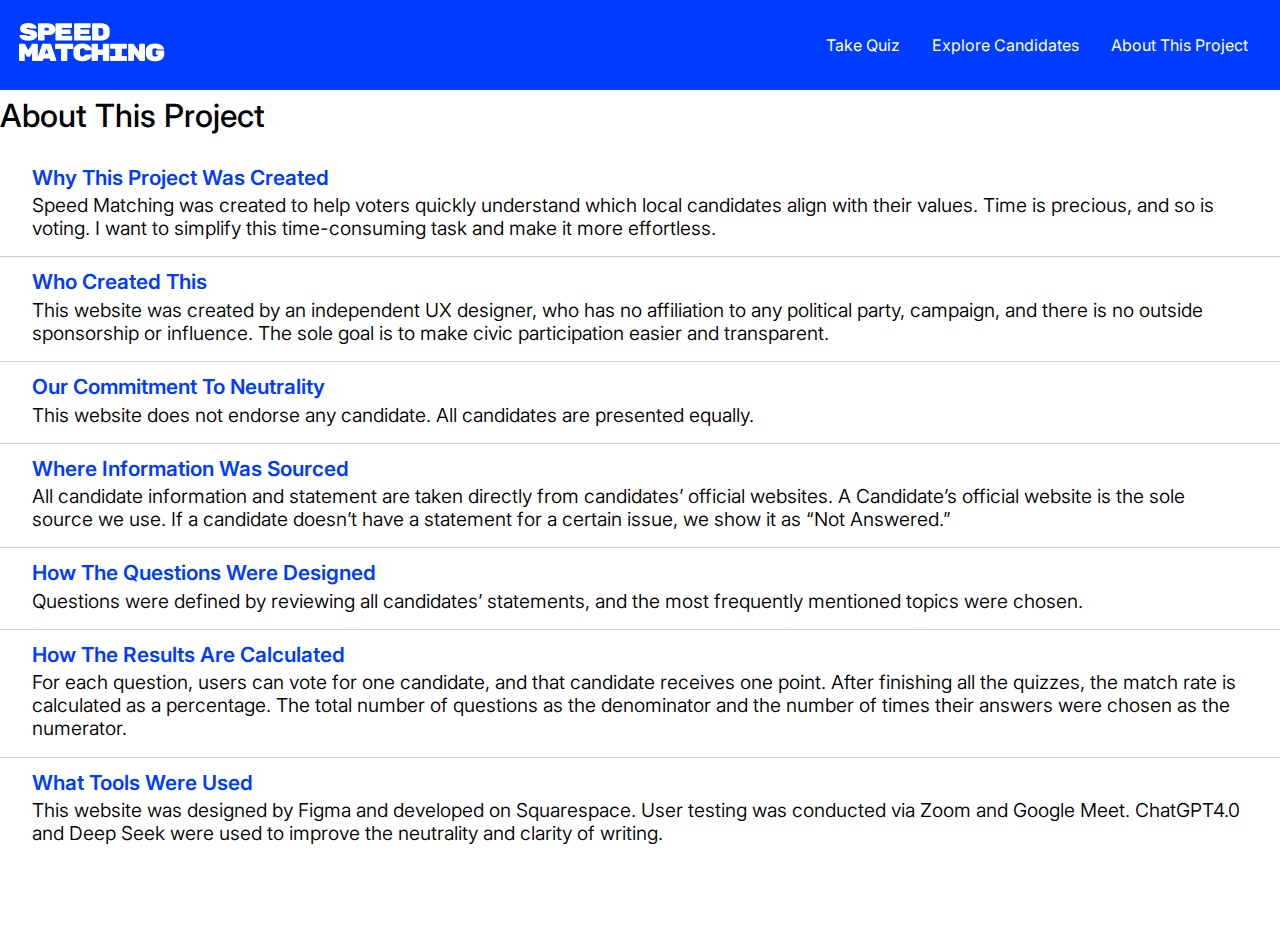
<file: about.html>
<!DOCTYPE html>
<html lang="en">
<head>
  <meta charset="UTF-8">
  <meta name="viewport" content="width=device-width, initial-scale=1">
  <title>About This Project</title>
  <link rel="preconnect" href="https://fonts.googleapis.com">
  <link rel="preconnect" href="https://fonts.gstatic.com" crossorigin>
  <link href="https://fonts.googleapis.com/css2?family=Inter:ital,opsz,wght@0,14..32,100..900;1,14..32,100..900&display=swap" rel="stylesheet">
  <link rel="stylesheet" href="style.css">
</head>

<body class="about-body">

    <nav>
        <div class="logo"><a href="index.html"><img src="logo.svg" height="40" alt="speedmatch logo"></a></div> 
        <button class="hamburger" id="hamburger">&#9776;</button>
        <ul class="nav-overlay" id="nav-overlay">
            <li><a class="menu-items" href="quiz.html">Take Quiz</a></li>
            <li><a class="menu-items" href="explore.html">Explore Candidates</a></li>
            <li><a class="menu-items" href="about.html">About This Project</a></li>
        </ul>
    </nav>

<div class="container-about-page">

  <h1 class="about-title">About This Project</h1>

  <section class="about-section">
    <h2>Why This Project Was Created</h2>
    <p>Speed Matching was created to help voters quickly understand which local candidates align with their values. Time is precious, and so is voting. I want to simplify this time-consuming task and make it more effortless.</p>
  </section>

  <section class="about-section">
    <h2>Who Created This</h2>
    <p>This website was created by an independent UX designer, who has no affiliation to any political party, campaign, and there is no outside sponsorship or influence. The sole goal is to make civic participation easier and transparent.</p>
  </section>

  <section class="about-section">
    <h2>Our Commitment To Neutrality</h2>
    <p>This website does not endorse any candidate. All candidates are presented equally.</p>
  </section>

  <section class="about-section">
    <h2>Where Information Was Sourced</h2>
    <p>All candidate information and statement are taken directly from candidates’ official websites. A Candidate’s official website is the sole source we use. If a candidate doesn’t have a statement for a certain issue, we show it as “Not Answered.”</p>
  </section>

  <section class="about-section">
    <h2>How The Questions Were Designed</h2>
    <p>Questions were defined by reviewing all candidates’ statements, and the most frequently mentioned topics were chosen.</p>
  </section>

  <section class="about-section">
    <h2>How The Results Are Calculated</h2>
    <p>For each question, users can vote for one candidate, and that candidate receives one point. After finishing all the quizzes, the match rate is calculated as a percentage. The total number of questions as the denominator and the number of times their answers were chosen as the numerator.</p>
  </section>

  <section class="about-section">
    <h2>What Tools Were Used</h2>
    <p>This website was designed by Figma and developed on Squarespace. User testing was conducted via Zoom and Google Meet. ChatGPT4.0 and Deep Seek were used to improve the neutrality and clarity of writing.</p>
  </section>

</div>

<script src="menu.js"></script>
</body>
</html>
</file>
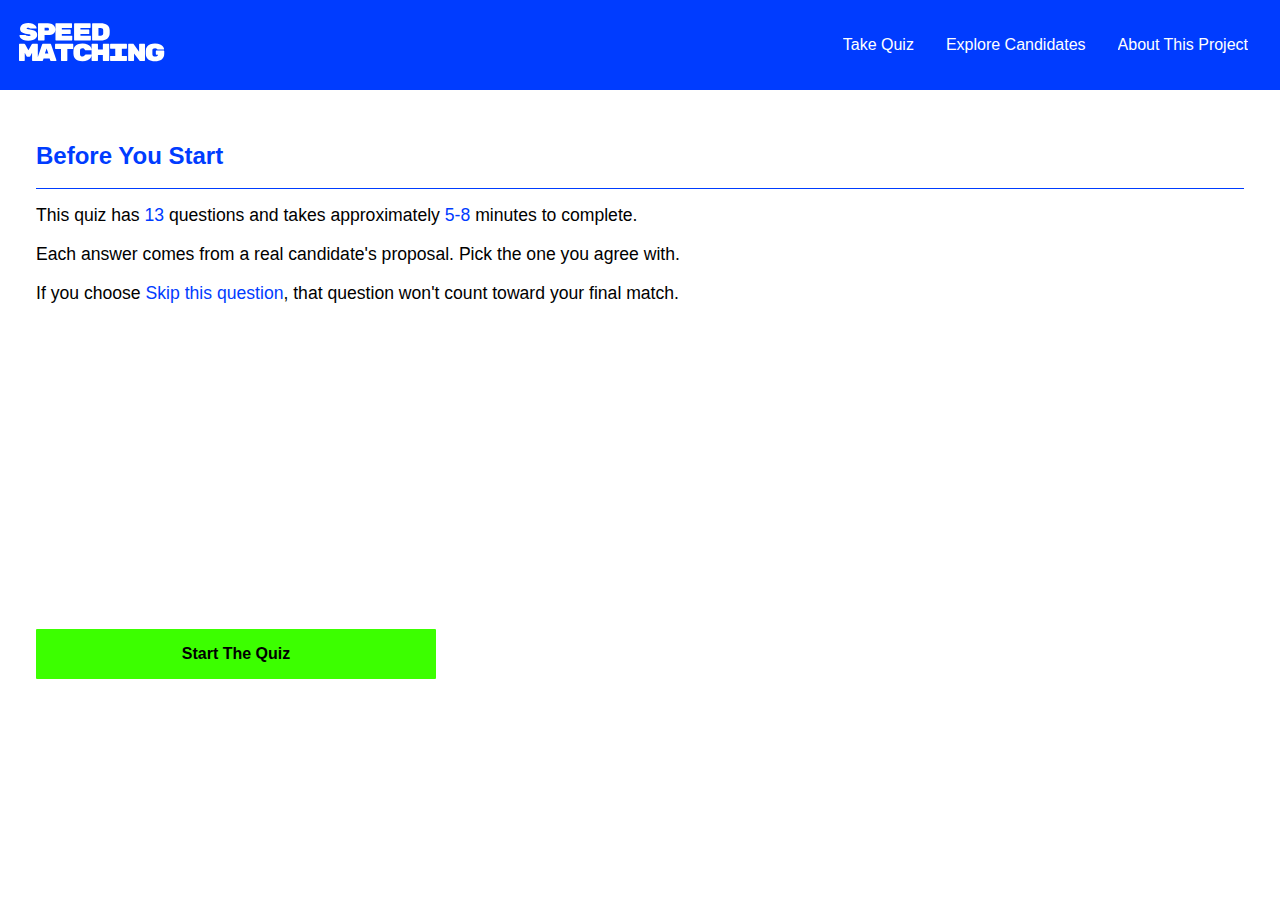
<file: quiz.html>
<!DOCTYPE html>
<html lang="en">
<head>
  <meta charset="UTF-8">
  <meta name="viewport" content="width=device-width, initial-scale=1.0">
  <title>NYC Candidate Speed Match</title>
   <link rel="stylesheet" href="style.css">
    <link rel="stylesheet" href="quiz.css">
</head>
<body class="quiz-body">
  <nav>
    <div class="logo"><a href="index.html"><img src="logo.svg" height="40" alt="speedmatch logo"></a></div> 
    <button class="hamburger" id="hamburger">&#9776;</button>
    <ul class="nav-overlay" id="nav-overlay">
        <li><a class="menu-items" href="quiz.html">Take Quiz</a></li>
        <li><a class="menu-items" href="explore.html">Explore Candidates</a></li>
        <li><a class="menu-items" href="about.html">About This Project</a></li>
    </ul>
</nav>

  <div class="container-quiz-page">
    <section class="quiz-title">
      <h2 class="intro-title">Before You Start</h2>
    </section>
    <section class="quiz-instruction1">
      This quiz has <a href="#">13</a> questions and takes approximately <a href="#">5-8</a> minutes to complete.
    </section>
    <section class="quiz-instruction2">Each answer comes from a real candidate's proposal. Pick the one you agree with.</section>
    <section class="quiz-instruction3"> If you choose <a href="#" class="skip-link">Skip this question</a>, that question won't count toward your final match.</section>
    <section class="quiz-start-button"><button id="start-quiz" class="start-button">Start The Quiz</button></section>
  </div>

  <div id="quiz-container"></div>
  <div id="results"></div>

  <script src="menu.js"></script>
  <script src="quiz.js"></script>
</body>
</html>
</file>
<file: quiz.css>
/* Quiz styling */
#quiz-container {
  display: none;
  margin-top: 13vh;
  width: 100%;
  max-width: 600px;
  margin-left: auto;
  margin-right: auto;
  padding: 0 15px;
}

body.quiz-body {
  background-color: white;
  color: black;
  font-weight: 200;
  overflow-y: auto !important; /* Force scrolling */
  /* padding: 1rem; */
  height: 100%;
}

.container-quiz-page {
  display: block;
  text-align: left;
  margin-top: 14vh;
  padding: 0 20px;
}

.quiz-title {
  margin-bottom: 10px;
}

.quiz-instruction1, .quiz-instruction2, .quiz-instruction3 {
  margin-bottom: 10px;
  font-size: 1.1rem;
  font-weight: 300;
}

.quiz-instruction1 {
  padding-top: 1rem;
  border-top: 1.5px solid #003cff;
}

.quiz-instruction1 a, .quiz-instruction3 a {
  color: #003cff;
  text-decoration: none;
  font-weight: 400;
}

.skip-link {
  color: #003cff;
  text-decoration: underline;
}

.start-button {
  margin-top: 35vh;
  background-color: #3cff00;
  color: black;
  font-family: 'Inter', sans-serif;
  font-size: 1rem;
  padding: 1rem 5rem;
  border: none;
  border-radius: 1px;
  text-decoration: none;
  font-weight: 600;
  cursor: pointer;
  width: 87vw;
  max-width: 400px;
  text-align: center;
}

/* Question styling */
.question {
  background-color: white;
  /* padding: 20px 15px; */
  padding: 0rem 0rem 0rem 0rem;
  /* margin-bottom: 1rem; */
  border-bottom: 1px solid #003cff;
}

.question h3 {
  color: #003cff;
  font-weight: 600;
  font-size: 1.3rem;
  margin-bottom: 1rem; 
  text-align: left;
}

#quiz-container button {
  display: block;
  width: 100%;
  color: black;
  background-color: white;
  border-bottom: 1px solid grey;
  border-top: none;
  border-left: none;
  border-right: none;
  padding: 15px;
  /* margin-bottom: 10px; */
  /* margin-top: 10px; */
  text-align: left;
  cursor: pointer;
  font-size: 1rem;
  font-weight: 400;
  line-height: 1.3;
}

#quiz-container button:hover {
  background-color: #e0e0e0;
}

/* Selected option styling */
#quiz-container button.selected {
  background-color: #bfceff;
}

/* Back/Next buttons */
.navigation-buttons {
  display: flex;
  justify-content: space-between;
  margin-top: 30px;
  margin-bottom: 18vh; /* Add space at bottom */
}

.navigation-buttons button {
  padding: 10px 40px;
  background-color: white;
  border: 1px solid #003cff;
  color: #003cff;
  font-weight: 600;
  cursor: pointer;
  width: 48%;
}

.navigation-buttons button.next {
  background-color: #3cff00;
  border: none;
  color: black;
}

/* Results page styling */
#results {
  background-color: #003cff;
  padding: 1rem 0 7rem 0;
  text-align: left;
  margin-top: 10vh;
  display: none;
  width: 100%;
  max-width: 600px;
  margin-left: auto;
  margin-right: auto;
}


#results h2 {
  color: white;
  font-size: 1.5rem;
  margin-top: 20px;
  margin-bottom: 20px;
  font-weight: 400;
  padding-left: 2vh;
}

.nyc-votes{
  border-bottom: 1px solid white;
  padding: 2vh;
  margin-bottom: 2vh;
}

.nyc-votes h3{
  /* margin-top: 20px; */
  /* margin-bottom: 2rem; */
  font-weight: 400;
  color: white;
}

.nyc-votes h3 a{
  color: #3CFF00;
}

.nyc-votes h4{
  /* margin-top: 20px; */
  margin-bottom: 2vh;
  font-weight: 200;
  color: white;
}

#results p{
  padding: 1vh 2vh 1vh 2vh;
  color: white;
} 

.results-title{
  border-top: 1px solid white;
  border-bottom: 1px solid white;
}

.candidate-result {
  display: flex;
  align-items: center;
  margin-bottom: 0;
  padding: 1vh 2vh 1vh 2vh;
  color: white;
}

.candidate-rank {
  font-weight: 600;
  margin-right: 10px;
}

.candidate-name {
  font-weight: 500;
  margin-right: 10px;
}

.candidate-score {
  color: #3CFF00;
}

.candidate-profile {
  margin-top: 30px;
  display: flex;
  flex-direction: column;
  align-items: center;
}

.candidate-profile img {
  width: 100%;
  max-width: 41vh;
  /* margin: 0vh 6vh 2vh 6vh; */
}

.candidate-profile h3 {
  color: white;
  font-size: 1.5rem;
  margin-bottom: 5px;
}

.candidate-website {
  color: #3cff00;
  text-decoration: underline;
  margin-bottom: 20px;
}

/* .stats-container {
  margin-top: 20px;
  display: flex;
  align-items: center;
} */

.rank-box {
  /* background-color: #3cff00; */
  color: white;
  font-weight: 400;
  font-size: 3.3rem;
  padding: 15px;
  /* margin-right: 20px; */
  display: flex;
  align-items: center;
  justify-content: center;
  width: 60px;
  height: 60px;
}

.questions-aligned {
  font-size: 1.2rem;
  font-weight: 500;
}

/* Mobile adjustments */
@media (max-width: 768px) {
  .question h3 {
    font-size: 1.1rem;
  }
  
  #quiz-container button {
    padding: 2vh 1vh 2vh 1vh;
    font-size: 0.9rem;
  }
  
  .start-button {
    width: 15rem;
  }
  
  /* Ensure content is scrollable on small screens */
  html, body {
    height: 100%;
    overflow-y: auto;
  }
}



.question-number{
  padding-bottom: 0.5rem;
  margin-bottom: 0.5rem;
  border-bottom: 1px solid #003cff;
  font-weight: 300;
  color: #003cff;
}

.navigation-buttons button.next {
  background-color: #3cff00 !important;
  text-align: center !important;
  border: none;
  color: black;
  border-bottom: none !important;
}

.navigation-buttons button.back {
  background-color: white !important;
  border: 1px solid #003cff !important;
  color: black;
  text-align: center !important;
  margin-right: 1rem;
}

.stance {
  margin-top: 2vh;
  font-size: 0.7rem;
  font-weight: 100;
  margin-bottom: 1vh;
  color: #949494;
}

.stance h4{
  font-weight: 100;
}

.stats-container-1{
  color: white;
  margin-left: 3vh;
}

.stats-containers{
  /* padding: 0vh 5vh 1vh 6vh; */
  display: flex;
  align-items: center;
  justify-content: space-between !important;
  margin-top: 2vh;
  /* flex-direction: row; */
}

/* iPhone 14 Pro and similar sizes (376px to 430px) */
@media (max-width: 430px) and (min-width: 376px) {
  #results {
    margin-top: 9.1vh;
  }
}

/* iPhone SE (361px to 375px) */
@media (max-width: 375px) and (min-width: 361px) {
  #results {
    margin-top: 12vh;
  }
  
  .container-quiz-page {
    margin-top: 17vh;
  }
  
  #quiz-container {
    margin-top: 17vh;
  }
}

/* Smallest screens (360px and below) */
@media (max-width: 360px) {
  #results {
    margin-top: 10vh;
  }
}
</file>
<file: style.css>
/* Reset */
* {
    margin: 0;
    padding: 0;
    box-sizing: border-box;
  }
  
  body {
    font-family: 'Inter', sans-serif;
    background-color: #003cff;
    color: white;
    text-align: left;
    min-height: 100vh;
  }
  
  /* Navbar */
  nav {
    display: flex;
    font-family: 'Inter', sans-serif;
    justify-content: space-between;
    align-items: center;
    padding: 1rem;
    background-color: #003cff;
    position: relative;
    z-index: 1000;
  }
  
  .logo {
    font-weight: 700;
    font-size: 1.5rem;
  }
  
  .hamburger {
    font-size: 2rem;
    background: none;
    border: none;
    color: white;
    cursor: pointer;
    display: block;
  }
  
  /* Full screen menu */
  .nav-overlay {
    display: none;
    flex-direction: column;
    justify-content: center;
    align-items: center;
    background-color: #003cff;
    position: fixed;
    top: 0;
    left: 0;
    width: 100%;
    height: 100%;
  }
  
  .nav-overlay.open {
    display: flex;
    margin-top: 20px;
  }
  
  .nav-overlay li {
    margin: 0 0;
    list-style: none; 
        
  }
  
  .nav-overlay a {
    color: white;
    text-decoration: none;
    font-size: rem;
    font-weight: 600;
           
    /* prevent nav text to wrap around */
    white-space: nowrap;
    overflow: hidden;
    text-overflow: ellipsis;
    
  }
  
  /* Desktop navbar */
  @media (min-width: 1024px) {
    .hamburger {
      display: none;
    }
  
    .nav-overlay {
      display: flex !important;
      font-family: 'Inter', sans-serif;
      font-weight: 300;
      flex-direction: row;
      position: static;
      background: none;
      height: auto;
      width: auto;
      
    }
  
    .nav-overlay li {
      margin: 0 1rem;
    }
  
    .nav-overlay a {
      font-size: 1rem;
    }
  
    .homepage-link {
      display: none;
    }
  }
  
  /* Main container */
  .container {
    font-family: 'Inter', sans-serif;
    display: flex;
    flex-direction: column;
    align-items: center;
    padding: 2rem 1rem;
    max-width: 1200px;
    margin: 0 auto;
  }
  
  /* Headline */
  .headline {
    margin-top: 1vh;
    font-size: 2rem;
    line-height: 1;
    text-align: left;
    padding: 1rem;
    max-width: 860px;
  }
  
  .headline span {
    color: #3cff00;
  }
  
  /* Candidates grid */
  .candidates {
    display: grid;
    grid-template-columns: 1fr;
    margin-top: 2rem;
    width: 100%;
  }
  
  .candidate-card {
    background: white;
  }
  
  .candidate-card h3 {
    margin-top: 0.5rem;
    
  }
  
  .visit-link {
    color: #3cff00;
    text-decoration: underline;
    font-weight: 600;
    display: block;
    margin-top: 0.5rem;
  }
  
  /* About page sections */
  .about-section {
    background: white;
    color: black;
    margin: 0rem 0;
    width: 100%;
  }
  
  .about-section h2 {
    color: #003cff;
    margin-bottom: 1rem;
  }
  
  /* Quiz note */
  .note {
    margin-top: 2rem;
    font-size: 1rem;
  }
  
  .note a {
    color: #3cff00;
    text-decoration: none;
  }
  
  /* Grid Desktop layout */
  @media (min-width: 1024px) {
    .candidates {
      grid-template-columns: repeat(3, 1fr);
    }
    .headline {
      font-size: 2rem;
    }
  }

  .candidates {
    display: grid;
    grid-template-columns: repeat(2, 1fr); /* 2 columns even on mobile */
    row-gap: 1rem;
    column-gap: 1.2rem;
    margin-top: 2rem;
    padding-left: 1rem;
    padding-right: 1rem;
    width: 100%;
  }

  .explore-title{
    padding-left: 1rem;
    border-top: white 0.5rem;
    border-bottom: white 0.5rem;
    font-weight: 400;
  }
  
  .candidate-card {
    background: #003cff;
    border-radius: 8px;
    text-align: left;
  }
  
  .candidate-card img {
    width: 100%;
    border-radius: 0px;
  }
  
  .candidate-card h3 {
    color: white;
    font-size: 1.5rem;
    font-weight: 400;
    margin-top: 0.5rem;
    text-align: left;
    line-height: 1.3rem;
  }
  
  .visit-link {
    color: #3cff00;
    text-decoration: underline;
    font-weight: 400;
    font-size: 1.1rem;
    display: block;
    margin-top: 0.25rem;
    text-align: left;
  }
  
  .note {
    font-size: 1.1rem;
    margin-top: 1rem;
    text-align: left;
    padding-left: 1rem;
    padding-right: 1rem;
    font-weight: 400;
  }
  
  .note a {
    color: #3cff00;
    text-decoration: none;
    font-weight: 400;
  }

 /* Nav Bar */
nav {
    font-family: 'Inter', sans-serif;
    display: flex;
    justify-content: space-between;
    align-items: center;
    padding: 1rem;
    background-color: #003cff;
    position: fixed;
    top: 0;
    left: 0;
    right: 0;
    height: 90px;
    z-index: 1000;
  }
  
  /* Logo */
  .logo {
    font-weight: 700;
    font-size: 1.5rem;
    line-height: 1.1;
    color: white;
    margin: 1rem 1rem 1rem 0.1rem;
  }
  
  /* Hamburger */
  .hamburger {
    font-size: 2rem;
    background: none;
    border: none;
    color: white;
    cursor: pointer;
    z-index: 1001;
  }
  
  /* Fullscreen Menu Overlay */
  .nav-overlay {
    display: none;
    flex-direction: column;
    justify-content: flex-start;
    align-items: center;
    background-color: #003cff;
    position: fixed;
    top: 70px; 
    left: 0;
    width: 100%;
    height: calc(100vh - 60px); /* take full screen minus navbar */
    z-index: 999;
  }
  
  .nav-overlay.open {
    display: flex;
  }
  
  /* Each menu item full width */
  .nav-overlay li {
    width: 100%;
    border-top: 1px solid white;
    border-bottom: 1px solid white;
      }
  
  .nav-overlay li:nth-child(2) {
    border-top: none;
    border-bottom: none;
  }
  
  /* Menu link style */
  /* Menu text */
  .nav-overlay a {
    display: block;
    width: 100%;
    padding: 2rem 0;
    color: white;
    text-align: center;
    font-size: 2rem;
    font-weight: 400;
    text-decoration: none;
  }
  
  /* Push page content down below fixed navbar */
  .container {
    margin-top: 80px;
    padding: 2rem 1rem;
  }
  
  /* Desktop View */
  @media (min-width: 1024px) {
    .hamburger {
      display: none;
    }
  
    .nav-overlay {
      display: flex !important;
      flex-direction: row;
      position: static;
      height: auto;
      background: none;
      width: auto;
    }
  
    .nav-overlay li {
      border: none;
      margin: 0 1rem;
    }
  
    .nav-overlay a {
      font-size: 1rem;
      padding: 0;
    }
  
    .homepage-link {
      display: none;
    }
  }
  
  
  /* Desktop */
  @media (min-width: 1024px) {
    .hamburger {
      display: none;
    }
    .nav-overlay {
      display: flex !important;
      flex-direction: row;
      position: static;
      height: auto;
      background: none;
      width: auto;
    
    }
    .nav-overlay li {
      margin: 0 1rem;
    }
    .nav-overlay a {
      font-size: 1rem;
    }
    .homepage-link {
      display: none;
    }
  }
  
.can-home {
    width: 100%;
    height: auto;
    max-height: 60vh;
    margin-top: 2vh;
    object-fit: cover
}

.start-button {
    margin-top: 10vh;
    background-color: #3cff00;
    color: black;
    font-family: 'Inter', sans-serif;
    font-size: 1.5rem;
    padding: 1rem 5rem;
    max-width: 830px;
    width: 100%;
    border: none;
    border-radius: 1px;
    text-decoration: none;
    font-weight: 600;
    cursor: pointer;
    width: 94vw;
    text-align: center;
    margin-top: 4vh;
  }
  

  .about-page {
    width: 100%;
    max-width: 700px;
    margin: 2rem auto;
    background: white;
    padding: 2rem 1rem;
    border-radius: 8px;
  }
  
  .about-title {
    font-family: inter;
    font-weight: 500;
    text-align: left;
    color: black;
    padding-top: 3.5rem;
  }
  
  .about-section {
    padding: 1.5rem 2rem 1rem 2rem;
    border-top: 1px solid #ccc;
    text-align: left;
    line-height: 0.1rem;
  }
  
  .about-section:first-of-type {
    border-top: none;
    padding-top: 2.6rem;
  }
  
  .about-section h2 {
    font-size: 1.3rem;
    font-weight: 600;
    color: #003cff;
    margin-bottom: 1rem;
  }
  
  .about-section p {
    font-size: 1.2rem;
    color: black;
    line-height: 1.2;
    font-weight: 350;
  }

.container-index {
    font-family: 'Inter', sans-serif;
    display: flex;
    flex-direction: column;
    align-items: center;
    padding: 2rem 1rem;
    max-width: 1200px;
    margin: 0 auto;
    margin-top: 60px;
    padding: 32px 0 32px 0;
}

.container-explore{
    font-family: 'Inter', sans-serif;
    display: flex;
    flex-direction: column;
    align-items: left;
    padding: 2rem 1rem;
    max-width: 830px;
    margin: 0 auto;
    margin-top: 60px;
    padding: 32px 0 32px 0;
}

.container-explore:first-child{
    border: 2px solid #000; /* adjust color and thickness as needed */
    padding: 10px; /* optional for better appearance */
  }

.container-about-page{
    margin-top: 40px;
}


.about-body {
    font-family: 'Inter', sans-serif;
    background-color: white;
    text-align: left;
    min-height: 100vh;
    /* padding-left: 2rem;
    padding-right: 2rem; */
  }

.content{
    margin-top: 100px;
}

.quiz-body{
    background-color: white;
    color: black;
    font-weight: 200;
    overflow: hidden;
    padding: 1rem;
}

h2.intro-title{
    color:#003cff;
    font-weight: 800;
}



.container-quiz-page{
    margin-top: 10vh;
}

.quiz-instruction1, .quiz-instruction2, .quiz-instruction3{
    margin-top: 2vh;
}

.quiz-start-button{
    align-items: center;
}

.about-title-div{
  padding: 2rem 2rem 2rem 2rem;
  border-bottom: 1.5px solid #003cff;
}

.explore-title-div{ 
  border-bottom: 1.5px solid white;
  border-top: 1.5px solid white;
  padding-bottom: 1rem;
  padding-top: 1rem;
}
</file>
